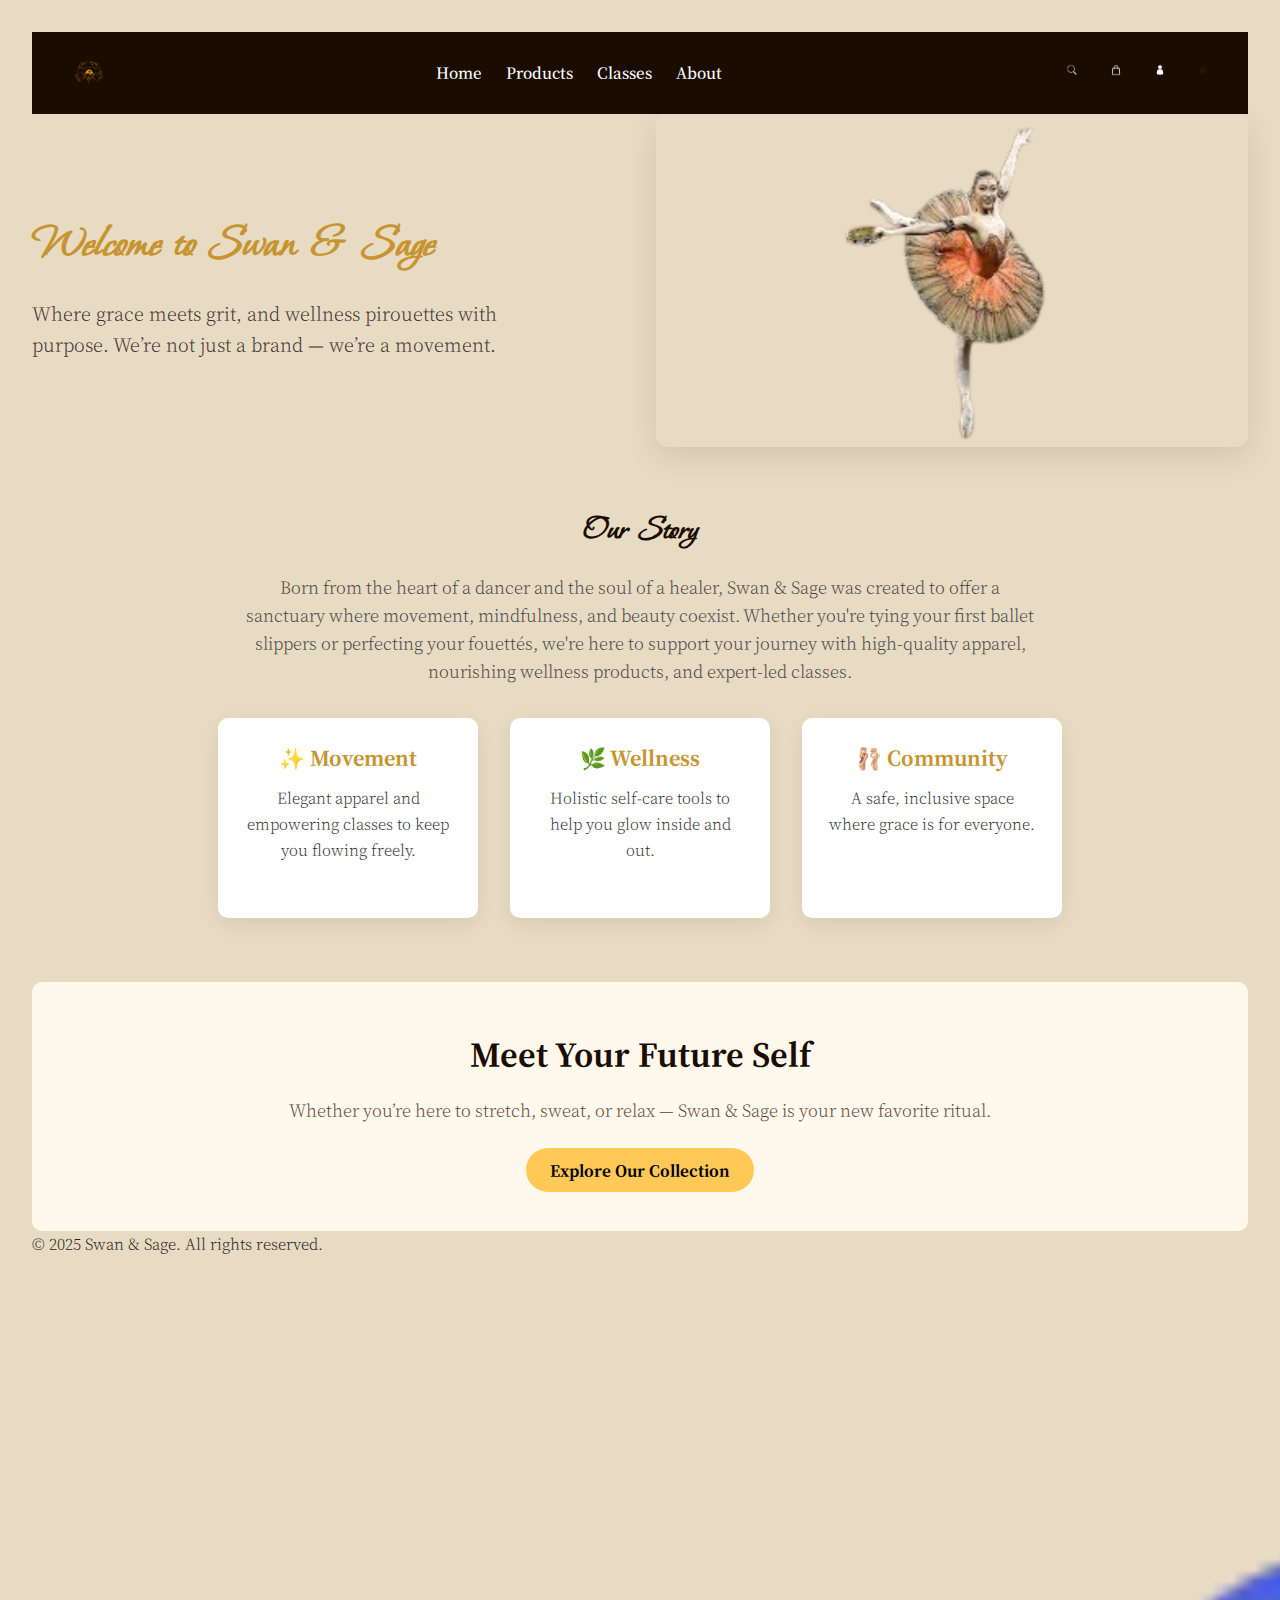
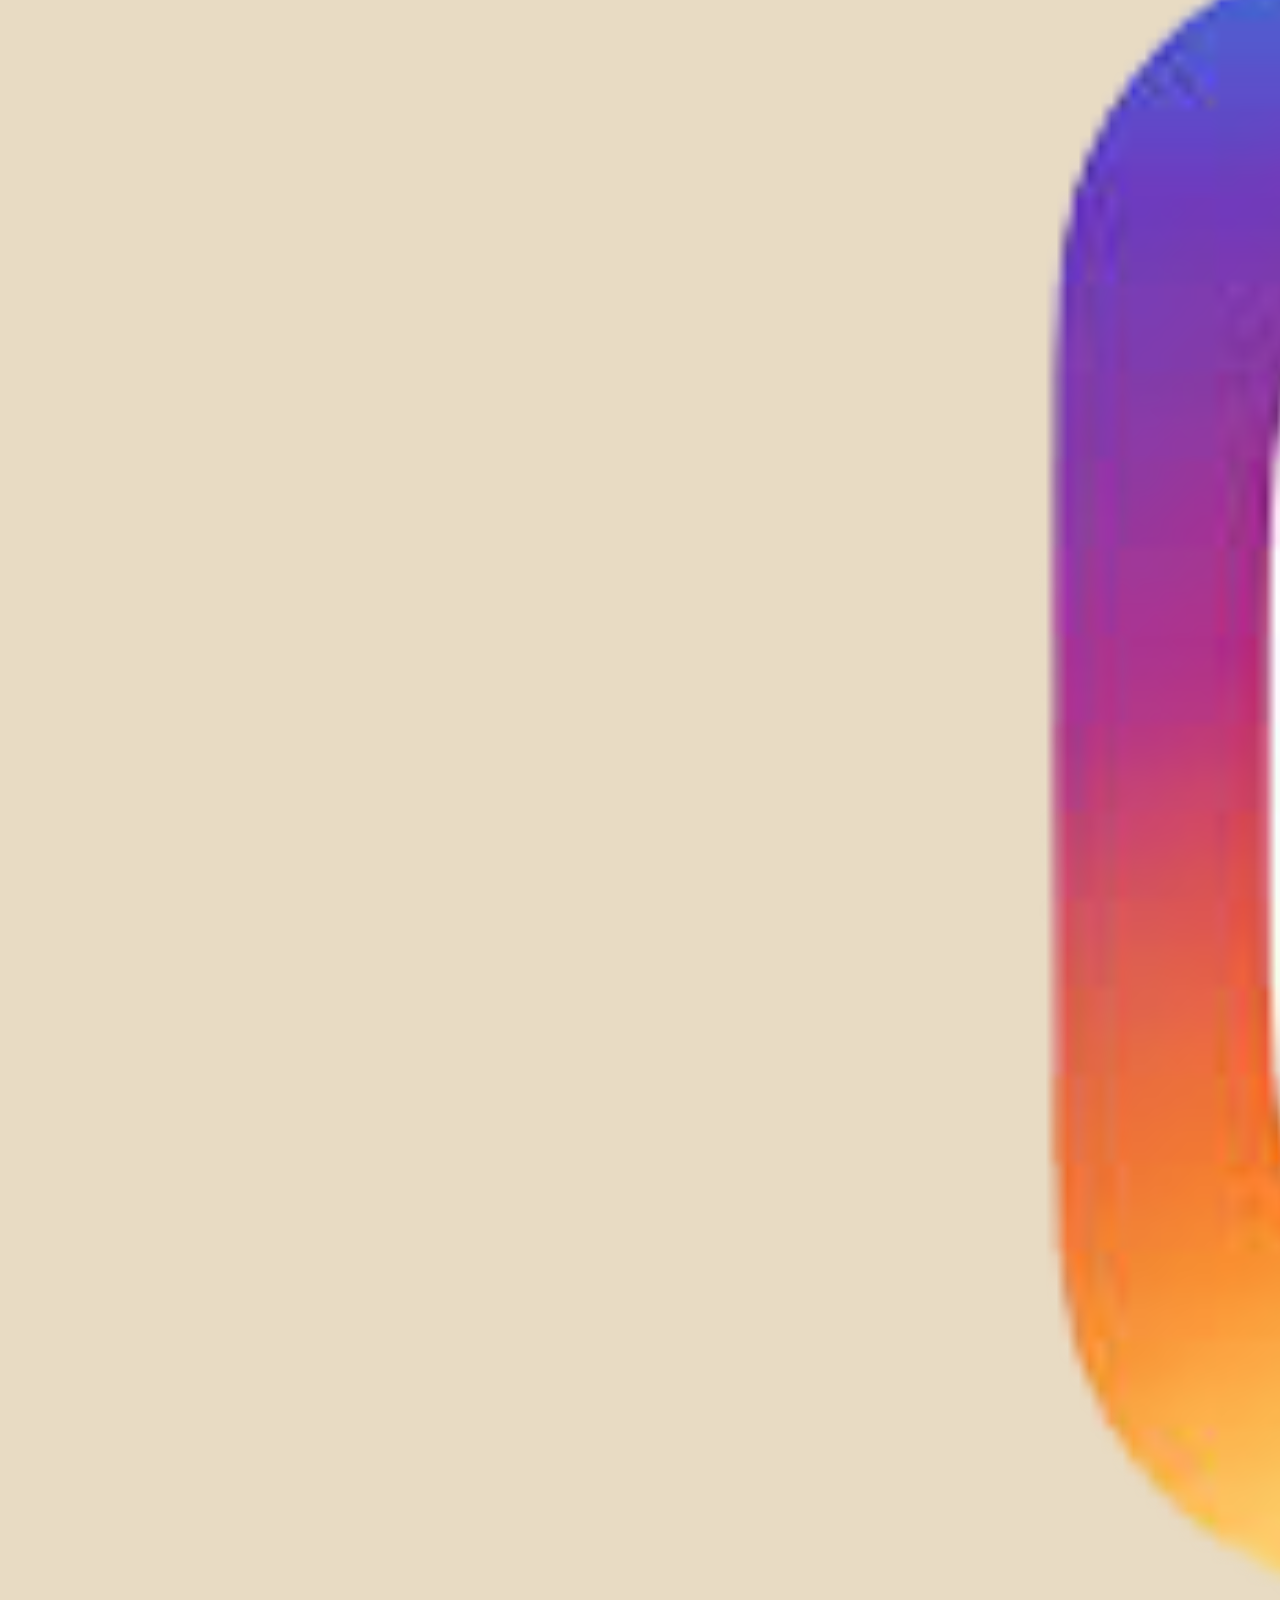
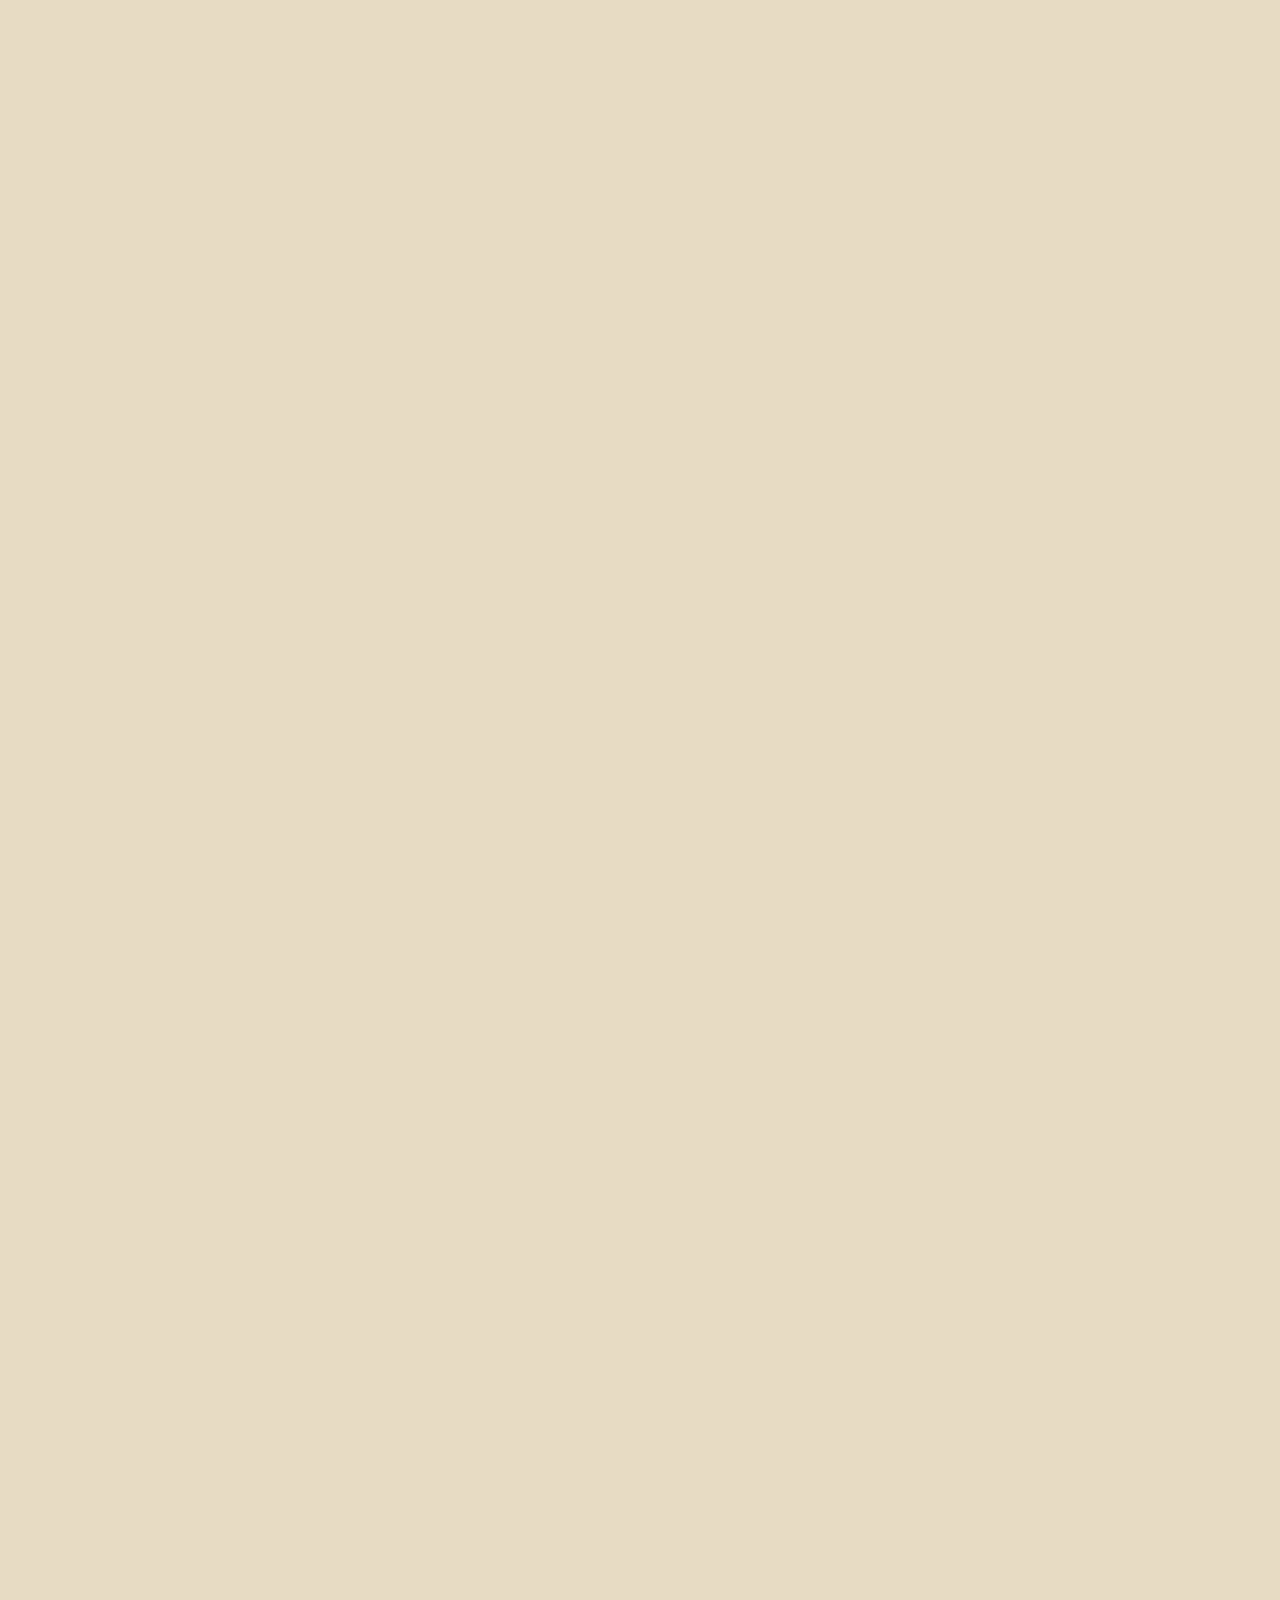
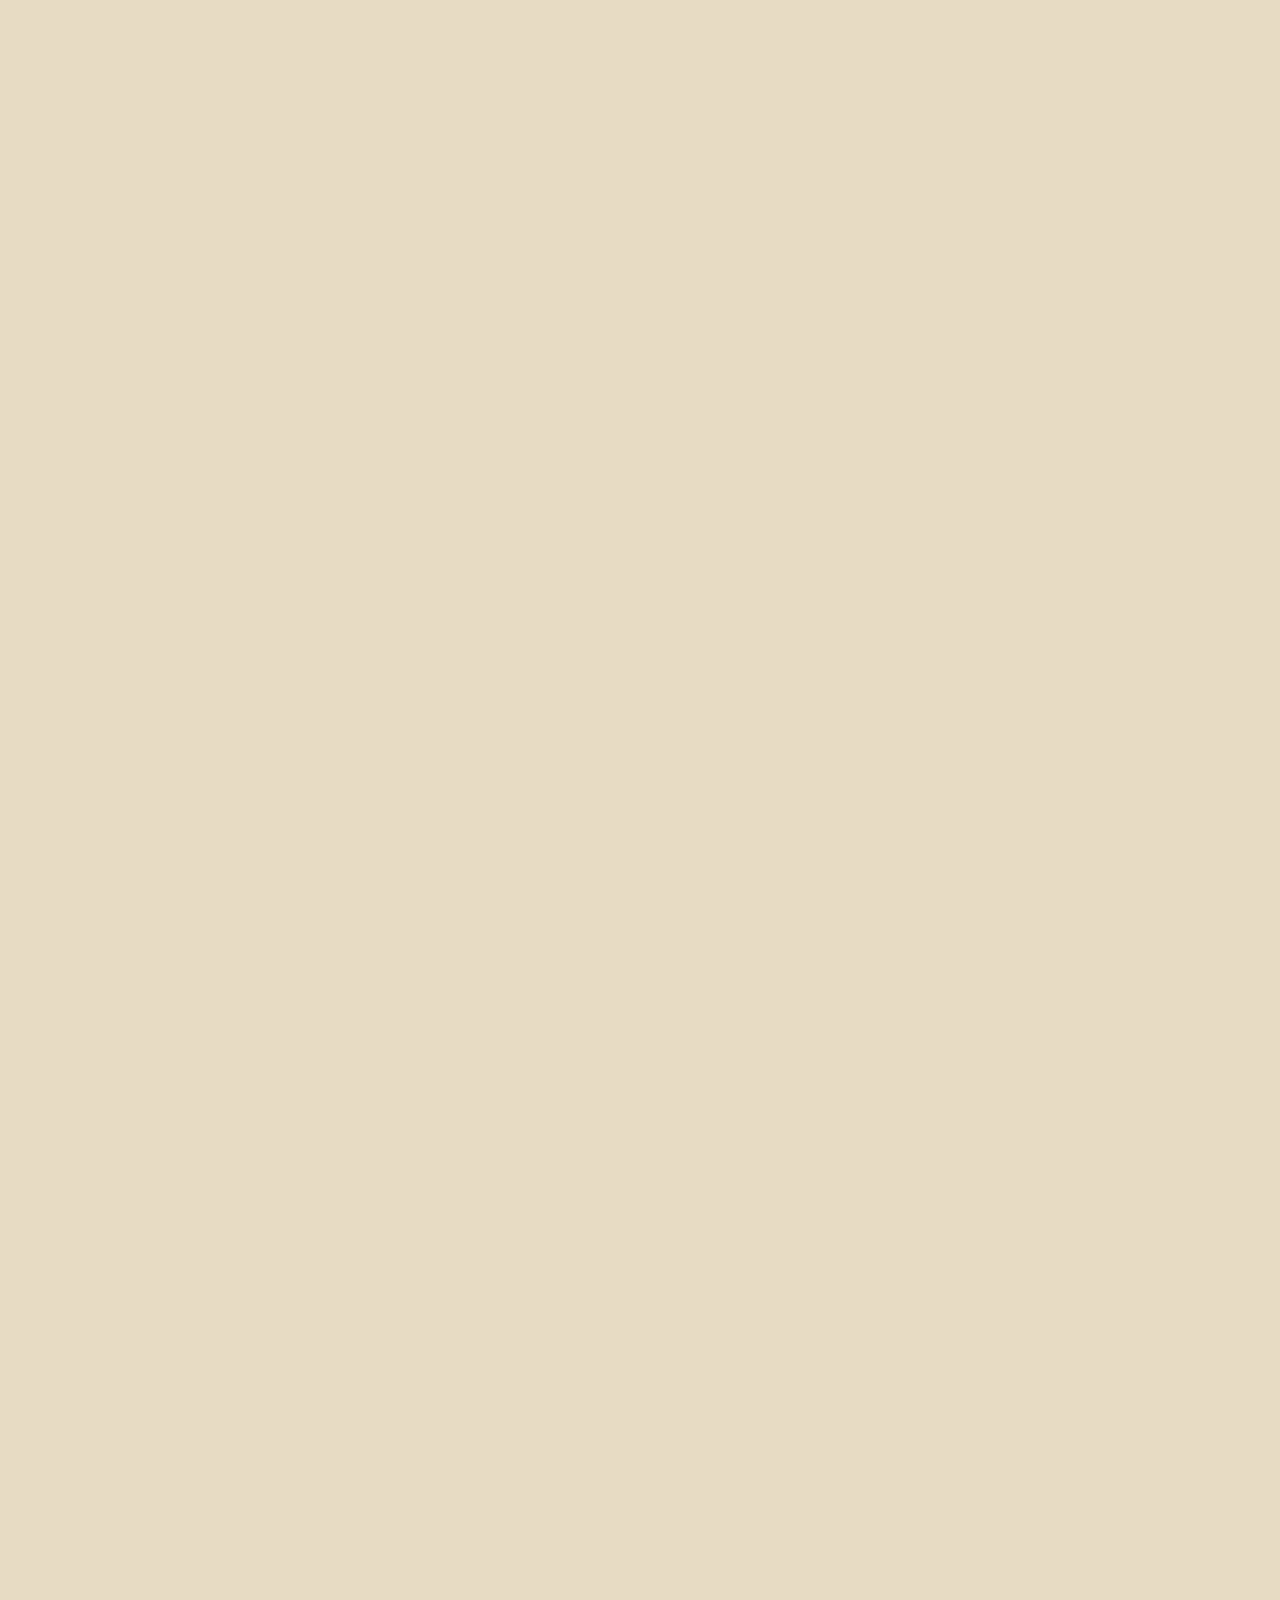
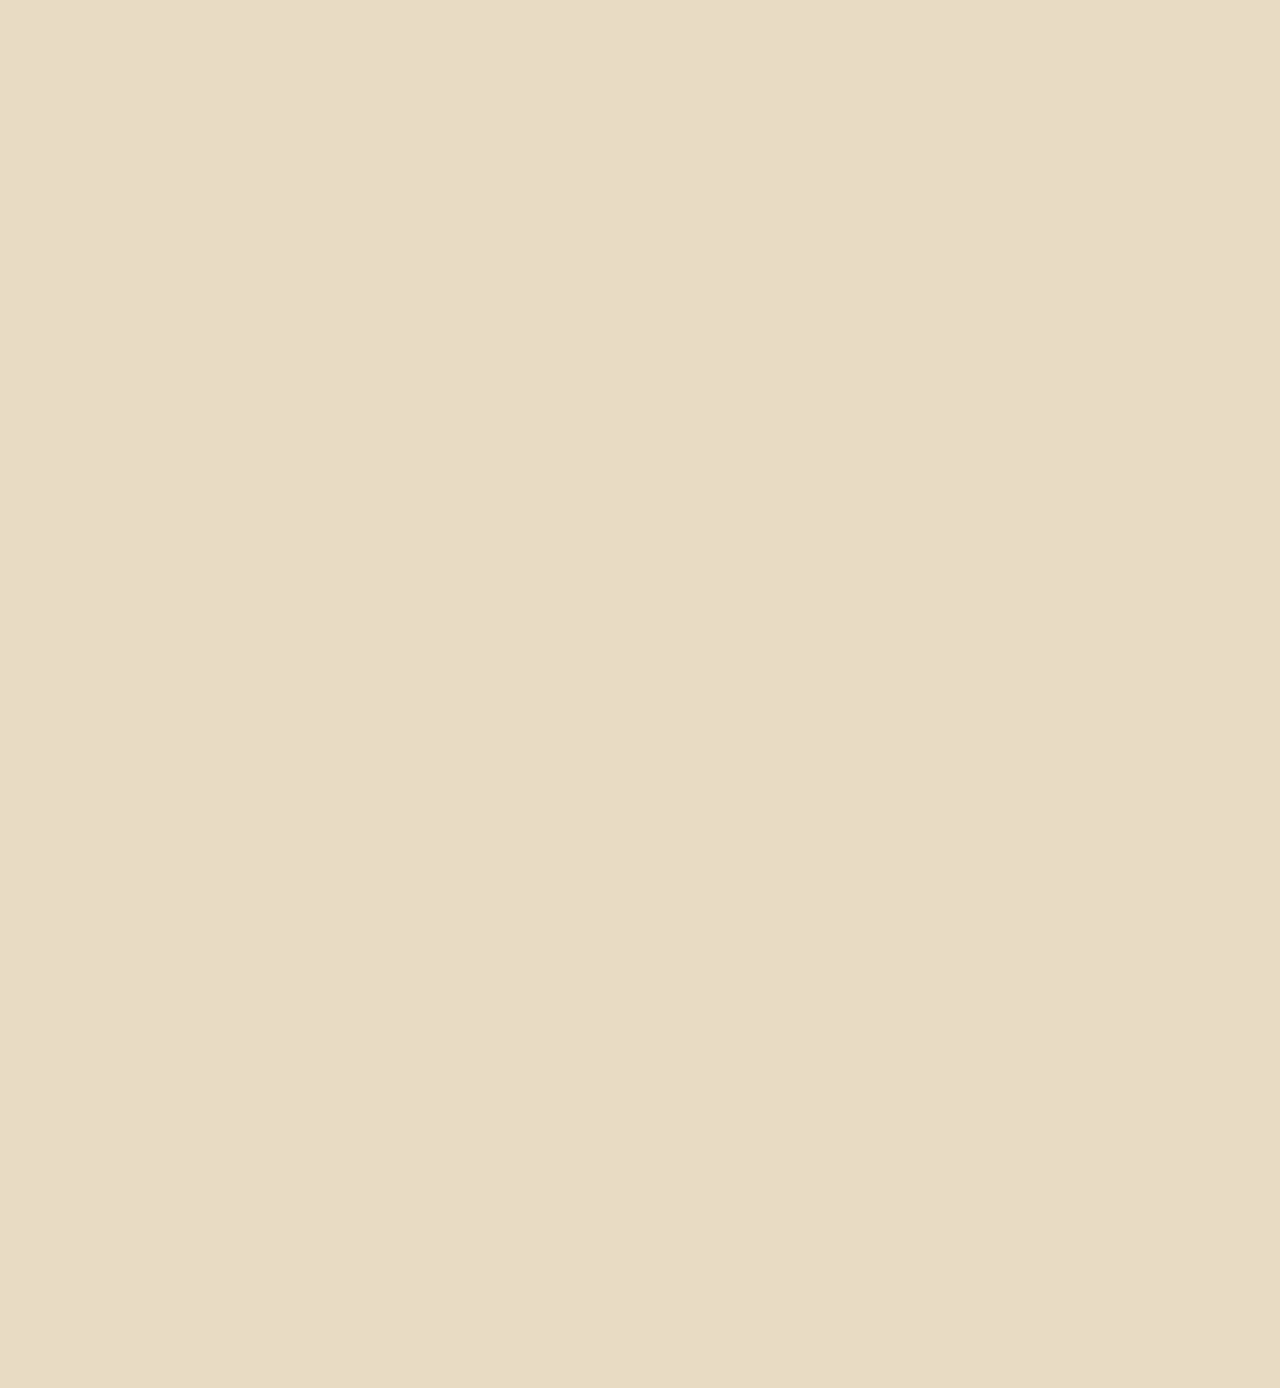
<file: About.html>
<!DOCTYPE html>
<html lang="en">
<head>
  <meta charset="UTF-8" />
  <meta name="viewport" content="width=device-width, initial-scale=1.0"/>
  <title>About | Swan & Sage</title>
  <link rel="preconnect" href="https://fonts.googleapis.com">
<link rel="preconnect" href="https://fonts.gstatic.com" crossorigin>
<link href="https://fonts.googleapis.com/css2?family=Bonheur+Royale&family=Chiron+Sung+HK:ital,wght@0,200..900;1,200..900&family=Mea+Culpa&display=swap" rel="stylesheet">
  <link rel="stylesheet" href="CSS/AboutStyle.css">
</head>
<body>

    <div id="preloader">
  <div class="loader"></div>
</div>

<header class="main-nav">
    <img src="Images/Logo.png" alt="Swan & Sage Logo" class="nav-logo">
    <nav role="navigation">
      <ul class="nav-links">
        <li><a href="index.html">Home</a></li>
        <li class="dropdown">
          <a href="Product.html">Products</a>
          <ul class="dropdown-menu">
            <li><a href="Product.html#clothing">Clothing</a></li>
            <li><a href="Product.html#wellness">Wellness</a></li>
            <li><a href="Product.html#accessories">Accessories</a></li>
          </ul>
        </li>
        <li><a href="Classes.html">Classes</a></li>
        <li><a href="About.html">About</a></li>
      </ul>
    </nav>
    <div class="nav-icons">
        <img src="Images/Search.png" alt="Search">
        <img src="Images/Cart.png" alt="Cart">
        <img src="Images/Profile.png" alt="User">
        <img src="Images/Toggle.png" alt="Theme Toggle" id="toggleTheme">
    </div>
    </header>

  <section class="about-hero">
    <div class="about-text">
      <h1>Welcome to Swan & Sage</h1>
      <p>
        Where grace meets grit, and wellness pirouettes with purpose. We’re not just a brand — we’re a movement.
      </p>
    </div>
    <div class="about-image">
      <img src="Images/La-Esmeralda.png" alt="Ballet dancer stretching gracefully">
    </div>
  </section>

  <section class="mission-values">
    <h2>Our Story</h2>
    <p>
      Born from the heart of a dancer and the soul of a healer, 
      Swan & Sage was created to offer a sanctuary where movement, 
      mindfulness, and beauty coexist. 
      Whether you're tying your first ballet slippers or perfecting your fouettés, 
      we're here to support your journey with high-quality apparel, 
      nourishing wellness products, and expert-led classes.
    </p>

    <div class="pillars">
      <div class="pillar">
        <h3>✨ Movement</h3>
        <p>Elegant apparel and empowering classes to keep you flowing freely.</p>
      </div>
      <div class="pillar">
        <h3>🌿 Wellness</h3>
        <p>Holistic self-care tools to help you glow inside and out.</p>
      </div>
      <div class="pillar">
        <h3>🩰 Community</h3>
        <p>A safe, inclusive space where grace is for everyone.</p>
      </div>
    </div>
  </section>

  <section class="call-to-action">
    <h2>Meet Your Future Self</h2>
    <p>
      Whether you’re here to stretch, sweat, or relax — Swan & Sage is your new favorite ritual.
    </p>
    <a href="Product.html" class="cta-button">Explore Our Collection</a>
  </section>

<!-- Footer -->
  <footer class="main-footer">
    <p>&copy; 2025 Swan & Sage. All rights reserved.</p>
    <div class="socials">
      <a href="#"><img src="Images/InstagramLogo.png" alt="Instagram"></a>
      <a href="#"><img src="Images/TiktokLogo.png" alt="TikTok"></a>
      <a href="#"><img src="Images/EmailLogo.png" alt="Email"></a>
    </div>
  </footer>

  <script src="JavaScript/Script.js"></script>
</body>
</html>
</file>
<file: CSS/AboutStyle.css>
* {
  margin: 0;
  padding: 0;
  box-sizing: border-box;
}

body {
    font-family: "Chiron Sung HK", serif;
    font-optical-sizing: auto;
    font-weight: 200;
    font-style: normal;
    line-height: 1.6;
    background-color: #e8dbc3;
    color: #222;
    padding: 2rem;
}

/* Navigation */
.main-nav {
    display: flex;
    justify-content: space-between;
    align-items: center;
    background-color: #1b0c00;
    padding: 1rem 2rem;
}

.nav-logo {
    height: 50px;
}

.nav-links {
    list-style: none;
    display: flex;
    gap: 1.5rem;
}

.nav-links li a {
    color: white;
    text-decoration: none;
    font-weight: 500;
}

.nav-icons img {
    height: 24px;
    margin-left: 1rem;
    cursor: pointer;
}

/* Dropdown Menu */
.dropdown {
    position: relative;
}

.dropdown-menu {
    position: absolute;
    display: none;
    top: 100%;
    left: 0;
    background-color: #1a1a1a;
    padding: 1rem;
    border-radius: 6px;
    list-style: none;
    z-index: 999;
    box-shadow: 0 4px 8px rgba(0,0,0,0.2);
}

.dropdown-menu li {
    margin-bottom: 0.5rem;
}

.dropdown-menu li a {
    color: white;
    text-decoration: none;
}

.dropdown:hover .dropdown-menu {
    display: block;
}

/* Hero Section */
.about-hero {
  display: flex;
  flex-wrap: wrap;
  align-items: center;
  gap: 2rem;
  margin-bottom: 3rem;
}

.about-text {
  flex: 1;
}

.about-text h1 {
  font-size: 3rem;
  font-family: 'Bonheur Royale', cursive;
  margin-bottom: 1rem;
  color: #c79530;
}

.about-text p {
  font-size: 1.2rem;
  color: #3c2f2f;
  max-width: 500px;
}

.about-image {
  flex: 1;
}

.about-image img {
  width: 100%;
  border-radius: 12px;
  box-shadow: 0 10px 30px rgba(0, 0, 0, 0.1);
}

/* Mission Section */
.mission-values {
  text-align: center;
  margin-bottom: 4rem;
}

.mission-values h2 {
  font-size: 2.2rem;
  margin-bottom: 1rem;
  color: #1b0c00;
  font-family: 'Bonheur Royale', cursive;
}

.mission-values p {
  font-size: 1.1rem;
  max-width: 800px;
  margin: 0 auto 2rem auto;
  color: #444;
}

/* Pillars */
.pillars {
  display: flex;
  justify-content: center;
  gap: 2rem;
  flex-wrap: wrap;
}

.pillar {
  background-color: #ffffff;
  padding: 1.5rem;
  border-radius: 10px;
  box-shadow: 0 6px 20px rgba(0,0,0,0.08);
  width: 260px;
  transition: transform 0.3s ease;
}

.pillar:hover {
  transform: translateY(-8px);
}

.pillar h3 {
  font-size: 1.3rem;
  margin-bottom: 0.6rem;
  color: #c79530;
}

.pillar p {
  font-size: 1rem;
  color: #333;
}

/* CTA Section */
.call-to-action {
  background-color: #fff9ed;
  padding: 3rem 2rem;
  border-radius: 10px;
  text-align: center;
}

.call-to-action h2 {
  font-size: 2rem;
  margin-bottom: 1rem;
  color: #1b0c00;
}

.call-to-action p {
  font-size: 1.1rem;
  margin-bottom: 2rem;
  color: #5a4635;
}

.cta-button {
  background-color: #ffc857;
  padding: 0.8rem 1.5rem;
  border: none;
  border-radius: 25px;
  font-weight: bold;
  color: #000;
  text-decoration: none;
  transition: background-color 0.3s ease;
}

.cta-button:hover {
  background-color: #e0a72c;
}

/* Responsive */
@media screen and (max-width: 768px) {
  .about-hero {
    flex-direction: column;
    text-align: center;
  }

  .pillars {
    flex-direction: column;
    align-items: center;
  }
}
</file>
